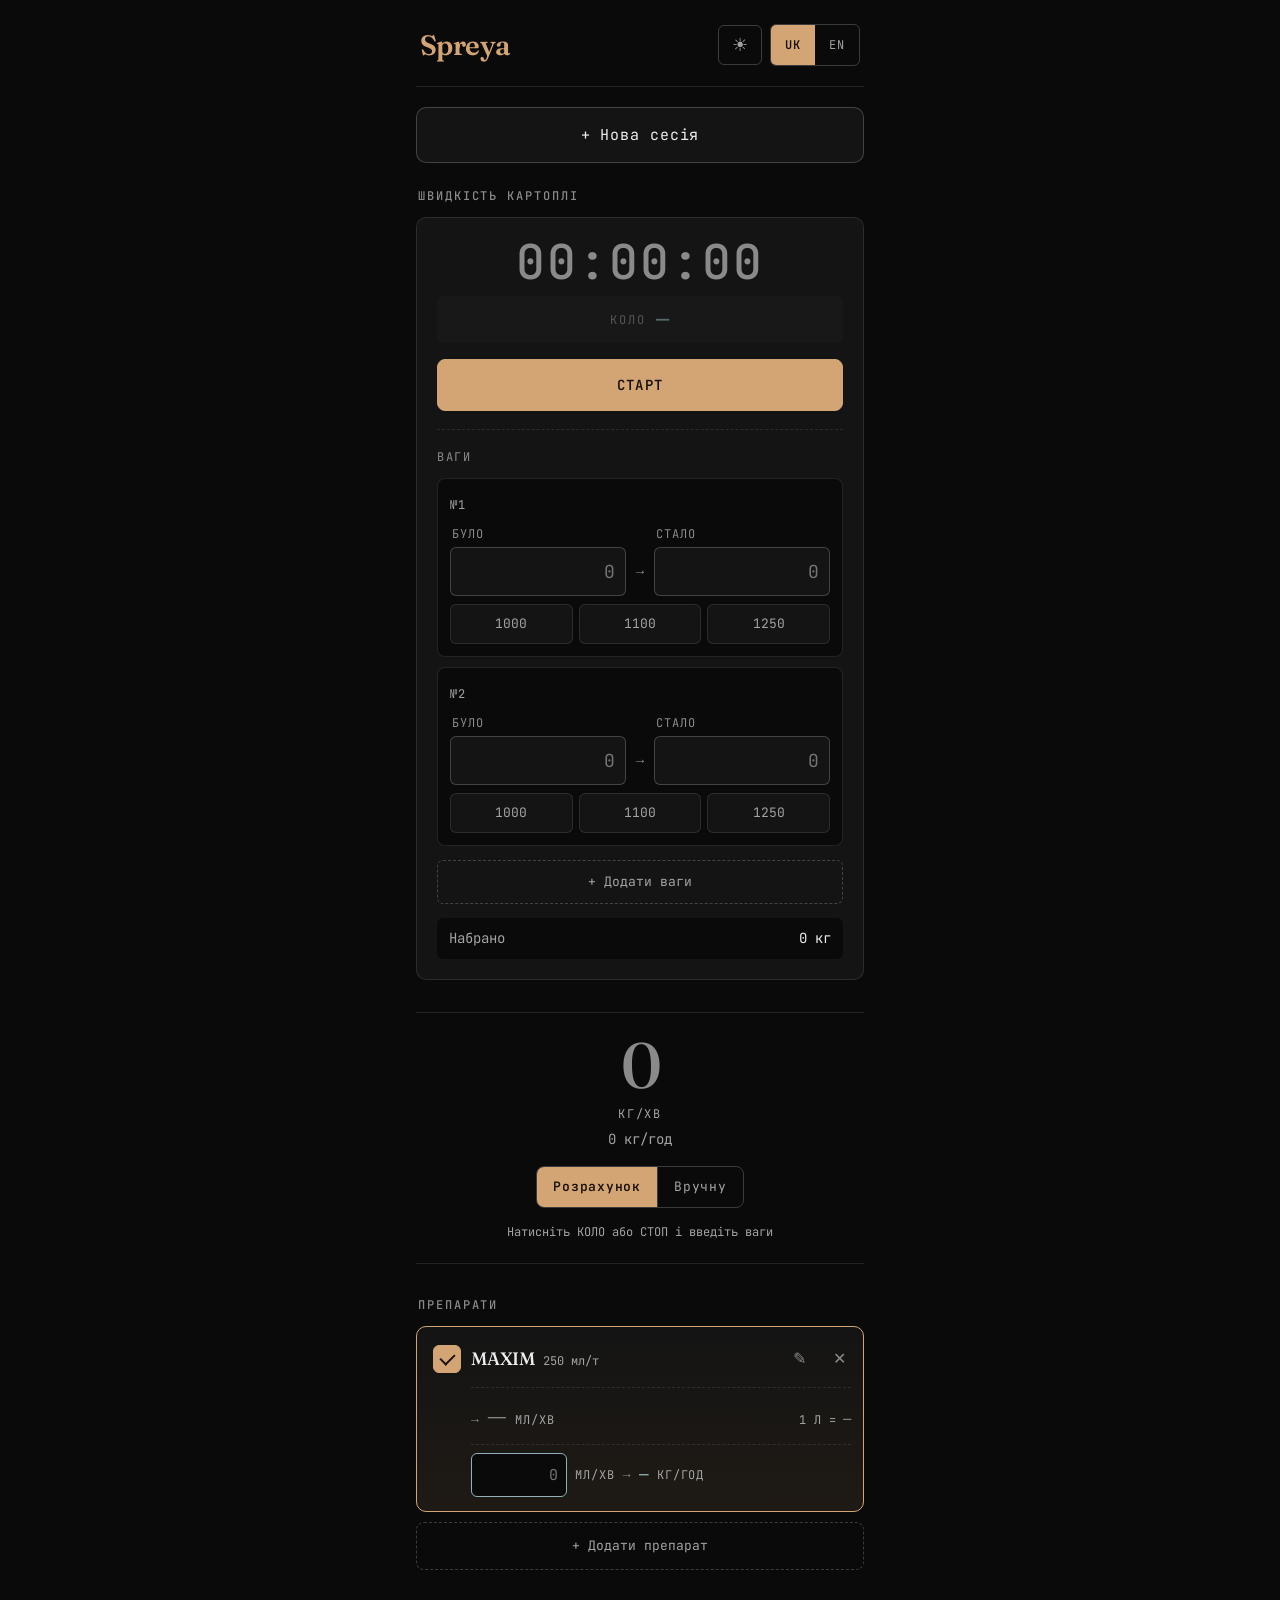
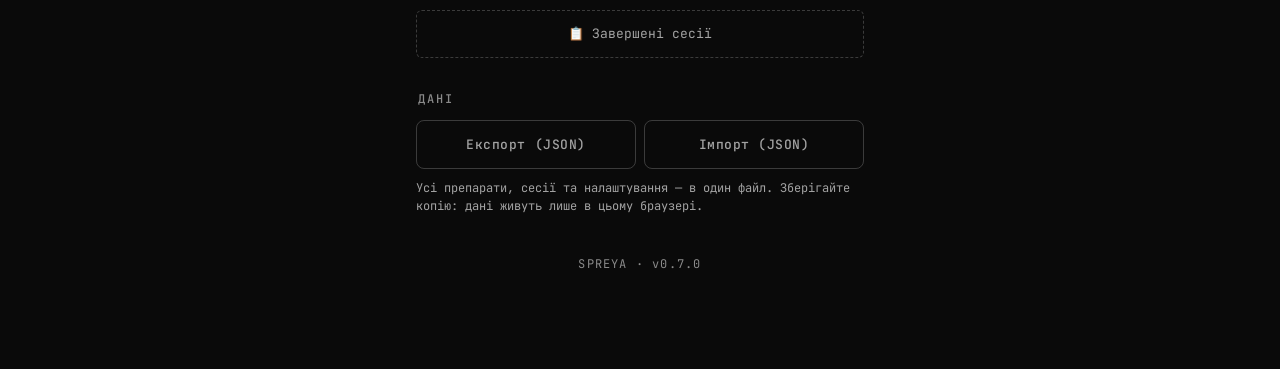
<file: index.html>
<!DOCTYPE html>
<html lang="uk">
<head>
<meta charset="UTF-8">
<meta name="viewport" content="width=device-width, initial-scale=1.0, viewport-fit=cover">
<meta name="theme-color" content="#0a0a0a">
<meta name="description" content="Spreya — швидкість потоку картоплі, дозування препаратів і облік сесій обробки">
<meta name="mobile-web-app-capable" content="yes">
<meta name="apple-mobile-web-app-capable" content="yes">
<meta name="apple-mobile-web-app-status-bar-style" content="black-translucent">
<meta name="apple-mobile-web-app-title" content="Spreya">
<title>Spreya</title>
<link rel="manifest" href="./manifest.json">
<link rel="icon" href="./icons/icon.svg" type="image/svg+xml">
<link rel="apple-touch-icon" href="./icons/apple-touch-icon.png">
<link rel="stylesheet" href="./fonts/fonts.css?v=0.7.0">
<link rel="stylesheet" href="./style.css?v=0.7.0">
</head>
<body>

<div id="mainView">
<header>
  <h1 class="title" data-i18n="title">Spreya</h1>
  <div class="header-controls">
    <button class="theme-btn" id="themeBtn" aria-label="Перемкнути тему" data-i18n-aria="ariaTheme">☾</button>
    <div class="lang-toggle" id="langToggle" role="group" aria-label="Мова / Language">
      <button data-lang="uk" aria-pressed="true">UK</button>
      <button data-lang="en" aria-pressed="false">EN</button>
    </div>
  </div>
</header>

<button class="session-entry" id="sessionEntry"></button>

<section>
  <h2 data-i18n="potatoSpeed">Швидкість картоплі</h2>

  <div class="timer-block">
    <div class="timer-display idle" id="timerDisplay" aria-live="off">00:00:00</div>
    <div class="lap-display empty" id="lapDisplay">
      <span class="lap-display-label" data-i18n="lap">КОЛО</span>
      <span class="lap-display-time" id="lapTime">—</span>
    </div>

    <div class="btn-row timer-controls">
      <button class="btn btn-primary" id="timerBtn">СТАРТ</button>
      <button class="btn btn-secondary hidden" id="timerBtn2">Скинути</button>
    </div>

    <div class="streams">
      <div class="streams-label" data-i18n="streamsLabel">Ваги</div>
      <div id="streamsList"></div>
      <button class="add-stream-btn" id="addStreamBtn" data-i18n="addStream">+ Додати ваги</button>
      <div class="stream-total">
        <span class="label" data-i18n="totalDelta">Набрано</span>
        <span class="value"><span id="streamTotal">0</span> <span data-i18n="kg">кг</span></span>
      </div>
    </div>
  </div>
</section>

<div class="speed-display">
  <div class="num zero" id="speedNum" aria-live="polite">0</div>
  <div class="unit" data-i18n="kgPerMin">кг/хв</div>
  <div class="secondary"><span id="speedHour">0</span> <span data-i18n="kgPerHour">кг/год</span></div>

  <div class="speed-source">
    <div class="seg" id="speedMode" role="radiogroup" aria-label="Джерело швидкості">
      <button data-mode="calc" role="radio" aria-checked="true" data-i18n="modeCalc">Розрахунок</button>
      <button data-mode="manual" role="radio" aria-checked="false" data-i18n="modeManual">Вручну</button>
    </div>
    <label class="manual-row hidden" id="manualRow">
      <input type="number" id="manualSpeed" inputmode="decimal" min="0" placeholder="0">
      <span class="manual-unit" data-i18n="kgPerMin">кг/хв</span>
    </label>
    <button class="speed-hint hidden" id="speedHint"></button>
  </div>
</div>

<section>
  <h2 data-i18n="preparations">Препарати</h2>
  <div id="prepList"></div>
  <button class="add-prep-btn" id="addPrepBtn" data-i18n="addPrep">+ Додати препарат</button>
</section>

<button class="add-stream-btn history-entry" id="historyEntry">📋 <span data-i18n="sessionsBtn">Завершені сесії</span></button>

<section class="data-section">
  <h2 data-i18n="dataLabel">Дані</h2>
  <div class="btn-row">
    <button class="btn btn-secondary" id="exportBtn" data-i18n="exportBtn">Експорт (JSON)</button>
    <button class="btn btn-secondary" id="importBtn" data-i18n="importBtn">Імпорт (JSON)</button>
  </div>
  <p class="data-hint" data-i18n="exportHint">Усі препарати, сесії та налаштування — в один файл. Зберігайте копію: дані живуть лише в цьому браузері.</p>
  <input type="file" id="importFile" accept="application/json,.json" class="hidden">
</section>

<footer>SPREYA · <span id="appVersion"></span></footer>
</div>

<div id="sessionView" class="hidden"></div>
<div id="historyView" class="hidden"></div>

<div id="toast" class="toast" role="status" aria-live="polite"></div>

<script src="./calc.js?v=0.7.0"></script>
<script src="./app.js?v=0.7.0"></script>
</body>
</html>
</file>
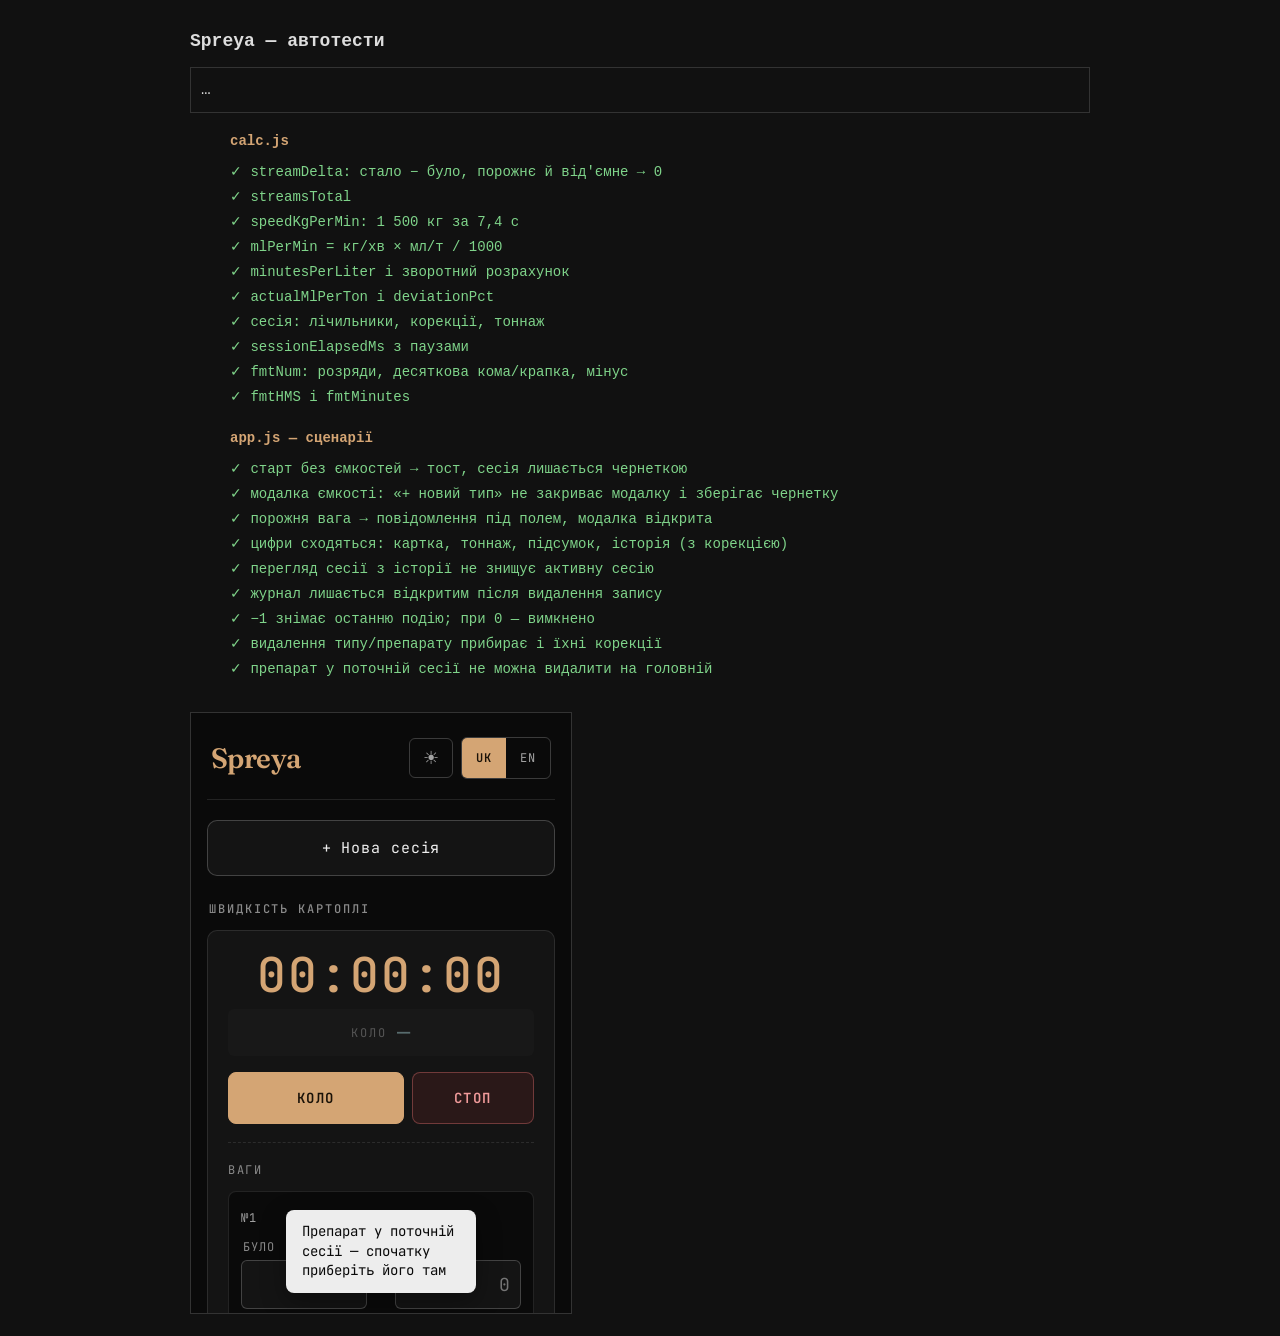
<file: tests/index.html>
<!DOCTYPE html>
<html lang="uk">
<head>
<meta charset="UTF-8">
<meta name="viewport" content="width=device-width, initial-scale=1.0">
<title>Spreya — тести</title>
<style>
  body { font: 14px/1.5 ui-monospace, monospace; background: #111; color: #ddd; padding: 16px; max-width: 900px; margin: 0 auto; }
  h1 { font-size: 18px; margin-bottom: 12px; }
  .ok { color: #7fd48a; }
  .fail { color: #f08a8a; }
  .suite { margin: 16px 0 6px; color: #d4a574; font-weight: 600; }
  #summary { font-size: 16px; margin: 12px 0; padding: 10px; border: 1px solid #333; }
  li { list-style: none; padding: 2px 0; }
  iframe { width: 380px; height: 600px; border: 1px solid #333; margin-top: 16px; }
  details { margin-top: 4px; color: #999; }
</style>
</head>
<body>
<h1>Spreya — автотести</h1>
<div id="summary">…</div>
<ul id="results"></ul>
<script src="../calc.js"></script>
<script>
'use strict';
// Мінімальний раннер: test(name, fn) → PASS/FAIL, підсумок у <title> для headless-запуску.
var results = [];
var currentSuite = '';
function suite(name) { currentSuite = name; var li = document.createElement('li'); li.className = 'suite'; li.textContent = name; document.getElementById('results').appendChild(li); }
function report(name, ok, err) {
  results.push({ name: name, ok: ok });
  var li = document.createElement('li');
  li.className = ok ? 'ok' : 'fail';
  li.textContent = (ok ? '✓ ' : '✗ ') + name + (ok ? '' : ' — ' + err);
  document.getElementById('results').appendChild(li);
}
function test(name, fn) {
  var p;
  try { p = Promise.resolve(fn()); } catch (e) { p = Promise.reject(e); }
  return p.then(function() { report(name, true); }, function(e) { report(name, false, e && e.message || String(e)); });
}
function eq(a, b, msg) { if (a !== b) throw new Error((msg || '') + ' expected ' + JSON.stringify(b) + ', got ' + JSON.stringify(a)); }
function near(a, b, eps, msg) { if (Math.abs(a - b) > (eps || 0.01)) throw new Error((msg || '') + ' expected ≈' + b + ', got ' + a); }
function ok(v, msg) { if (!v) throw new Error(msg || 'expected truthy'); }
function sleep(ms) { return new Promise(function(r) { setTimeout(r, ms); }); }
var NB = Calc.NBSP;

// ── Чисті розрахунки ───────────────────────────────────────────────────────
function calcSuite() {
  suite('calc.js');
  var C = Calc;
  return test('streamDelta: стало − було, порожнє й від\'ємне → 0', function() {
    eq(C.streamDelta({ before: 200, after: 700 }), 500);
    eq(C.streamDelta({ before: '', after: 1000 }), 1000);
    eq(C.streamDelta({ before: 900, after: 700 }), 0);
    eq(C.streamDelta({ before: 100, after: '' }), 0);
  })
  .then(function() { return test('streamsTotal', function() {
    eq(C.streamsTotal([{ before: 0, after: 1000 }, { before: 200, after: 700 }, { before: '', after: '' }]), 1500);
  }); })
  .then(function() { return test('speedKgPerMin: 1 500 кг за 7,4 с', function() {
    near(C.speedKgPerMin(1500, 7400), 12162.16, 0.01);
    eq(C.speedKgPerMin(0, 7400), null);
    eq(C.speedKgPerMin(1500, 0), null);
  }); })
  .then(function() { return test('mlPerMin = кг/хв × мл/т / 1000', function() {
    near(C.mlPerMin(333.33, 250), 83.33, 0.01);
    eq(C.mlPerMin(0, 250), null);
    eq(C.mlPerMin(300, 0), null);
  }); })
  .then(function() { return test('minutesPerLiter і зворотний розрахунок', function() {
    near(C.minutesPerLiter(83.33), 12.0, 0.01);
    near(C.kgPerHourFromMlPerMin(83.33, 250), 19999.2, 0.1);
    eq(C.minutesPerLiter(0), null);
  }); })
  .then(function() { return test('actualMlPerTon і deviationPct', function() {
    near(C.actualMlPerTon(5, 5200), 961.54, 0.01);
    near(C.deviationPct(961.54, 250), 284.6, 0.05);
    eq(C.actualMlPerTon(5, 0), null);
    eq(C.deviationPct(null, 250), null);
  }); })
  .then(function() { return test('сесія: лічильники, корекції, тоннаж', function() {
    var s = {
      containerTypes: [{ id: 'a', weight: 1000 }, { id: 'b', weight: 1100 }],
      canVolumes: { 1: 5 },
      events: [
        { type: 'container', refId: 'a' }, { type: 'container', refId: 'a' }, { type: 'container', refId: 'a' },
        { type: 'container', refId: 'b' }, { type: 'container', refId: 'b' },
        { type: 'container_corr', refId: 'a', deltaKg: -500 },
        { type: 'canister', refId: 1 }, { type: 'canister', refId: 1 },
        { type: 'canister_corr', refId: 1, deltaL: -2.5 }
      ]
    };
    eq(C.containerCount(s, 'a'), 3);
    eq(C.containerCorrectionKg(s, 'a'), -500);
    eq(C.typeTotalKg(s, s.containerTypes[0]), 2500);
    eq(C.typeTotalKg(s, s.containerTypes[1]), 2200);
    eq(C.sessionTotalKg(s), 4700);
    eq(C.sessionContainers(s), 5);
    eq(C.canisterCount(s, 1), 2);
    eq(C.canisterCount(s, '1'), 2, 'id як рядок');
    eq(C.canisterCorrectionL(s, 1), -2.5);
    eq(C.prepLiters(s, 1, 10), 7.5, 'об\'єм із сесії має пріоритет');
    eq(C.prepLiters({ containerTypes: [], canVolumes: {}, events: [{ type: 'canister', refId: 7 }] }, 7, 20), 20, 'fallback на препарат');
  }); })
  .then(function() { return test('sessionElapsedMs з паузами', function() {
    eq(C.sessionElapsedMs({ startedAt: 1000, endedAt: 61000, totalPausedMs: 10000, paused: false }, 999999), 50000);
    eq(C.sessionElapsedMs({ startedAt: 1000, endedAt: null, totalPausedMs: 0, paused: true, pauseStartedAt: 31000 }, 61000), 30000);
    eq(C.sessionElapsedMs({ startedAt: null }, 5), 0);
    eq(C.avgSpeedKgPerMin(4700, 60000), 4700);
  }); })
  .then(function() { return test('fmtNum: розряди, десяткова кома/крапка, мінус', function() {
    eq(C.fmtNum(12162.16, 0, 'uk'), '12' + NB + '162');
    eq(C.fmtNum(961.54, 1, 'uk'), '961,5');
    eq(C.fmtNum(961.54, 1, 'en'), '961.5');
    eq(C.fmtNum(-500, 0, 'uk'), '−500');
    eq(C.fmtNum(NaN), '—');
    eq(C.fmtLiters(7.5, 'uk'), '7,5');
    eq(C.fmtLiters(10, 'uk'), '10');
  }); })
  .then(function() { return test('fmtHMS і fmtMinutes', function() {
    var u = { sec: 'с', min: 'хв', hour: 'год' };
    eq(C.fmtHMS(3723000), '01:02:03');
    eq(C.fmtHMS(-5), '00:00:00');
    eq(C.fmtMinutes(0.33, u), '20 с');
    eq(C.fmtMinutes(12.4, u), '12 хв');
    eq(C.fmtMinutes(59.6, u), '1 год');
    eq(C.fmtMinutes(65.6, u), '1 год 6 хв');
    eq(C.fmtMinutes(120, u), '2 год');
    eq(C.fmtMinutes(0, u), '—');
  }); });
}

// ── Сценарії застосунку (у iframe, окремий ключ localStorage) ─────────────
var frame = null;
function loadApp(seed) {
  return new Promise(function(resolve) {
    if (frame) frame.parentNode.removeChild(frame);
    if (seed === undefined) localStorage.removeItem('spreya:test');
    else localStorage.setItem('spreya:test', JSON.stringify(seed));
    frame = document.createElement('iframe');
    frame.src = '../index.html?storage=test&t=' + Date.now();
    frame.addEventListener('load', function() { setTimeout(function() { resolve(frame.contentWindow); }, 80); });
    document.body.appendChild(frame);
  });
}
function q(w, sel) { return w.document.querySelector(sel); }
function qa(w, sel) { return Array.prototype.slice.call(w.document.querySelectorAll(sel)); }
function setVal(el, v) { el.value = v; el.dispatchEvent(new Event('input', { bubbles: true })); }
function click(w, sel) { var el = q(w, sel); if (!el) throw new Error('нема елемента ' + sel); el.click(); }

// Створює й запускає сесію з одним типом ємкості 1000 кг.
function startSessionWith(w, weight) {
  click(w, '#sessionEntry');
  return sleep(30).then(function() {
    click(w, '#sessionView [data-action="add-ctype"]');
    return sleep(30);
  }).then(function() {
    click(w, '#modalRoot [data-weight-preset="' + (weight || 1000) + '"]');
    click(w, '#modalRoot [data-action="save"]');
    return sleep(30);
  }).then(function() {
    click(w, '#sessionView [data-action="start"]');
    return sleep(30);
  });
}

function appSuite() {
  suite('app.js — сценарії');
  var w;
  return loadApp().then(function(win) { w = win; })
  .then(function() { return test('старт без ємкостей → тост, сесія лишається чернеткою', function() {
    click(w, '#sessionEntry');
    return sleep(30).then(function() {
      click(w, '#sessionView [data-action="start"]');
      return sleep(30);
    }).then(function() {
      ok(!w.state.session.startedAt, 'не мала стартувати');
      ok(q(w, '#toast').textContent.length > 0, 'тост');
      click(w, '#sessionView [data-action="discard"]');
    });
  }); })
  .then(function() { return test('модалка ємкості: «+ новий тип» не закриває модалку і зберігає чернетку', function() {
    click(w, '#sessionEntry');
    return sleep(30).then(function() {
      click(w, '#sessionView [data-action="add-ctype"]');
      return sleep(30);
    }).then(function() {
      click(w, '#modalRoot [data-size="крупна"]');
      return sleep(20);
    }).then(function() {
      click(w, '#modalRoot [data-weight-preset="1100"]');
      click(w, '#modalRoot [data-action="addKind"]');
      return sleep(50);
    }).then(function() {
      ok(q(w, '#promptRoot'), 'запит відкрився');
      setVal(q(w, '#promptRoot [data-role="textInput"]'), 'бочка');
      click(w, '#promptRoot [data-action="submit"]');
      return sleep(50);
    }).then(function() {
      ok(q(w, '#modalRoot'), 'модалка має лишитись відкритою');
      ok(!q(w, '#promptRoot'), 'запит закрився');
      eq(q(w, '#modalRoot [data-kind].selected').textContent, 'бочка');
      eq(q(w, '#modalRoot [data-size].selected').textContent, 'крупна');
      eq(q(w, '#modalRoot [data-role="weight"]').value, '1100');
      click(w, '#modalRoot [data-action="save"]');
      return sleep(30);
    }).then(function() {
      eq(w.state.session.containerTypes.length, 1);
      eq(w.state.session.containerTypes[0].kind, 'бочка');
      click(w, '#sessionView [data-action="discard"]');
    });
  }); })
  .then(function() { return test('порожня вага → повідомлення під полем, модалка відкрита', function() {
    click(w, '#sessionEntry');
    return sleep(30).then(function() {
      click(w, '#sessionView [data-action="add-ctype"]');
      return sleep(30);
    }).then(function() {
      click(w, '#modalRoot [data-action="save"]');
      return sleep(30);
    }).then(function() {
      ok(q(w, '#modalRoot'), 'модалка відкрита');
      ok(q(w, '#modalRoot .field-error'), 'є повідомлення');
      w.closeModal();
      click(w, '#sessionView [data-action="discard"]');
    });
  }); })
  .then(function() { return test('цифри сходяться: картка, тоннаж, підсумок, історія (з корекцією)', function() {
    return startSessionWith(w, 1000).then(function() {
      var id = q(w, '[data-action="add-container"]').getAttribute('data-id');
      for (var i = 0; i < 3; i++) click(w, '[data-action="add-container"][data-id="' + id + '"]');
      click(w, '[data-action="add-canister"]');
      w.applyContainerCorrection(id, -500);
      w.refreshSessionNumbers();
      eq(q(w, '#sessionTonnage').textContent, '2' + NB + '500');
      ok(q(w, '.ctype-meta').textContent.indexOf('2' + NB + '500') !== -1, 'картка з корекцією: ' + q(w, '.ctype-meta').textContent);
      ok(q(w, '.session-prep-actual').textContent.indexOf('2' + NB + '000,0') !== -1, 'факт 5 л / 2,5 т = 2000 мл/т: ' + q(w, '.session-prep-actual').textContent);
      click(w, '[data-action="end"]'); click(w, '[data-action="end"]');
      return sleep(30);
    }).then(function() {
      var rows = qa(w, '.summary-row').map(function(r) { return r.textContent; });
      ok(rows.some(function(t) { return t.indexOf('3 × 1' + NB + '000 − 500 = 2' + NB + '500') !== -1; }), 'формула типу: ' + rows.join(' | '));
      ok(rows.some(function(t) { return t.indexOf('2' + NB + '500') !== -1 && t.indexOf('тоннаж') !== -1; }), 'загальний тоннаж');
      click(w, '[data-action="archive"]');
      return sleep(30);
    }).then(function() {
      click(w, '#historyEntry');
      return sleep(30);
    }).then(function() {
      ok(q(w, '.history-meta').textContent.indexOf('2' + NB + '500') !== -1, 'історія: ' + q(w, '.history-meta').textContent);
      click(w, '#historyView [data-action="back"]');
    });
  }); })
  .then(function() { return test('перегляд сесії з історії не знищує активну сесію', function() {
    var activeId;
    return startSessionWith(w, 1250).then(function() {
      click(w, '[data-action="add-container"]'); click(w, '[data-action="add-container"]');
      activeId = w.state.session.id;
      click(w, '#sessionView [data-action="back"]');
      click(w, '#historyEntry');
      return sleep(30);
    }).then(function() {
      click(w, '#historyView [data-action="view"]');
      return sleep(30);
    }).then(function() {
      ok(w.state.viewingSessionId, 'режим перегляду');
      eq(w.state.session.id, activeId, 'активна сесія на місці');
      eq(w.state.session.events.length, 2);
      click(w, '[data-action="back-history"]');
      click(w, '#historyView [data-action="back"]');
      eq(w.state.session.id, activeId);
      eq(w.Calc.sessionTotalKg(w.state.session), 2500);
    });
  }); })
  .then(function() { return test('журнал лишається відкритим після видалення запису', function() {
    click(w, '#sessionEntry');
    return sleep(30).then(function() {
      click(w, '[data-action="toggle-log"]');
      var before = qa(w, '.log-item').length;
      click(w, '.log-item [data-action="remove-event"]');
      eq(qa(w, '.log-item').length, before - 1);
      eq(q(w, '#logList').className, 'log-list', 'відкритий');
    });
  }); })
  .then(function() { return test('−1 знімає останню подію; при 0 — вимкнено', function() {
    var cnt = w.Calc.sessionContainers(w.state.session);
    click(w, '[data-action="undo-container"]');
    eq(w.Calc.sessionContainers(w.state.session), cnt - 1);
    ok(q(w, '[data-action="undo-container"]').disabled, 'кнопка вимкнена при 0');
  }); })
  .then(function() { return test('видалення типу/препарату прибирає і їхні корекції', function() {
    var tid = w.state.session.containerTypes[0].id;
    var pid = w.state.session.activePrepIds[0];
    w.applyContainerCorrection(tid, 300);
    w.applyCanisterCorrection(pid, 1);
    ok(w.state.session.events.some(function(e) { return e.type === 'container_corr'; }));
    w.removeContainerType(tid);
    w.removePrepFromSession(pid);
    eq(w.state.session.events.length, 0, 'сиріт нема');
    w.deleteCurrentSession();
  }); })
  .then(function() { return test('препарат у поточній сесії не можна видалити на головній', function() {
    return startSessionWith(w, 1000).then(function() {
      click(w, '#sessionView [data-action="back"]');
      var n = w.state.preparations.length;
      click(w, '#prepList [data-action="delete"]');
      eq(w.state.preparations.length, n);
      ok(q(w, '#toast').textContent.length > 0);
      w.deleteCurrentSession();
    });
  }); })
  .then(function() { return test('СТОП фіксує час як фінальне коло; Скинути — з підтвердженням', function() {
    click(w, '#timerBtn');
    return sleep(700).then(function() {
      eq(q(w, '#timerBtn').textContent, 'КОЛО');
      eq(q(w, '#timerBtn2').textContent, 'СТОП');
      click(w, '#timerBtn2');
      ok(!w.state.timer.running);
      eq(w.state.timer.frozenElapsedMs, w.state.timer.elapsedMs);
      setVal(qa(w, '#streamsList [data-role="after"]')[0], 1000);
      ok(w.currentSpeed() > 0, 'швидкість розрахована');
      click(w, '#timerBtn2');
      ok(w.state.timer.elapsedMs > 0, 'перший тап не скидає');
      click(w, '#timerBtn2');
      eq(w.state.timer.elapsedMs, 0, 'другий тап скидає');
    });
  }); })
  .then(function() { return test('ручна швидкість: явний режим і підказка', function() {
    setVal(q(w, '#manualSpeed'), 120);
    eq(w.state.speedMode, 'manual');
    eq(q(w, '#speedNum').textContent, '120');
    click(w, '#speedMode [data-mode="calc"]');
    eq(q(w, '#speedNum').textContent, '0');
    ok(q(w, '#speedHint').textContent.indexOf('120') !== -1, 'підказка про ручне значення');
  }); })
  .then(function() { return test('міграція: «Bag»/«Box» прибираються, якщо не використані', function() {
    return loadApp({ preparations: [{ id: 1, name: 'X', norm: 100, canVolume: 5, active: true }], containerKinds: ['ящик', 'Bag', 'Box', 'мішок'], sessions: [] }).then(function(win) {
      w = win;
      eq(w.state.containerKinds.join(','), 'ящик,мішок');
    });
  }); })
  .then(function() { return test('старі сесії без знімків препаратів читаються (Calc через sess)', function() {
    return loadApp({
      preparations: [{ id: 5, name: 'Old', norm: 200, canVolume: 5, active: true }],
      sessions: [{ id: 's1', number: 1, variety: 'V', containerTypes: [{ id: 't', weight: 1000 }], activePrepIds: [5], canVolumes: { 5: 5 },
        startedAt: 1000, endedAt: 61000, totalPausedMs: 0, events: [{ id: 'e1', ts: 2000, type: 'container', refId: 't' }, { id: 'e2', ts: 3000, type: 'canister', refId: 5 }] }]
    }).then(function(win) {
      w = win;
      click(w, '#historyEntry');
      return sleep(30);
    }).then(function() {
      ok(q(w, '.history-meta').textContent.indexOf('1' + NB + '000') !== -1);
      click(w, '#historyView [data-action="view"]');
      return sleep(30);
    }).then(function() {
      var txt = q(w, '#sessionView').textContent;
      ok(txt.indexOf('Old') !== -1, 'назва препарату');
      ok(txt.indexOf('5' + NB + '000,0') !== -1, 'факт 5 л / 1 т = 5000 мл/т: ' + txt);
    });
  }); });
}

calcSuite().then(appSuite).then(function() {
  var pass = results.filter(function(r) { return r.ok; }).length;
  var fail = results.length - pass;
  var s = document.getElementById('summary');
  s.textContent = (fail ? 'FAIL ' : 'PASS ') + pass + '/' + results.length + (fail ? ' (' + fail + ' failed)' : '');
  s.className = fail ? 'fail' : 'ok';
  document.title = s.textContent;
  localStorage.removeItem('spreya:test');
});
</script>
</body>
</html>
</file>
<file: fonts/fonts.css>
/* Локальні шрифти (SIL Open Font License). Fraunces — лише латиниця (цифри, латинські назви);
   кирилицю в засічковому наборі домальовує системний Georgia/Noto Serif. */

@font-face {
  font-family: 'Fraunces';
  font-style: normal;
  font-weight: 100 900;
  font-optical-sizing: auto;
  font-display: swap;
  src: url('./fraunces-latin.woff2') format('woff2');
  unicode-range: U+0000-00FF, U+0131, U+0152-0153, U+02BB-02BC, U+02C6, U+02DA, U+02DC, U+0304, U+0308, U+0329, U+2000-206F, U+20AC, U+2122, U+2191, U+2193, U+2212, U+2215, U+FEFF, U+FFFD;
}

@font-face {
  font-family: 'JetBrains Mono';
  font-style: normal;
  font-weight: 100 900;
  font-display: swap;
  src: url('./jetbrains-mono-cyrillic.woff2') format('woff2');
  unicode-range: U+0301, U+0400-045F, U+0490-0491, U+04B0-04B1, U+2116;
}

@font-face {
  font-family: 'JetBrains Mono';
  font-style: normal;
  font-weight: 100 900;
  font-display: swap;
  src: url('./jetbrains-mono-latin.woff2') format('woff2');
  unicode-range: U+0000-00FF, U+0131, U+0152-0153, U+02BB-02BC, U+02C6, U+02DA, U+02DC, U+0304, U+0308, U+0329, U+2000-206F, U+20AC, U+2122, U+2191, U+2193, U+2212, U+2215, U+FEFF, U+FFFD;
}
</file>
<file: style.css>
/* Spreya — стилі. Токени кольорів підібрані під контраст ≥ 4,5:1 для тексту
   (робота на вулиці/у сховищі), тач-цілі ≥ 44 px. */

:root {
  --bg: #0a0a0a;
  --surface: #141414;
  --surface-2: #1c1c1c;
  --border: rgba(255,255,255,0.10);
  --border-strong: rgba(255,255,255,0.20);
  --text: #ededed;
  --text-dim: #a3a3a3;
  --text-faint: #8a8a8a;
  --amber: #d4a574;
  --amber-dim: rgba(212,165,116,0.10);
  --amber-fg: #1a1208;
  --teal: #8fb3b7;
  --stop-bg: #2a1818;
  --stop-fg: #f09a9a;
  --stop-border: rgba(184,92,92,0.5);
  --danger: #d47070;
  --focus: #7fb3ff;
  --serif: 'Fraunces', Georgia, 'Times New Roman', serif;
  --mono: 'JetBrains Mono', ui-monospace, SFMono-Regular, Menlo, monospace;
  --tap: 44px;
}
[data-theme="light"] {
  --bg: #faf8f4;
  --surface: #ffffff;
  --surface-2: #f0ece4;
  --border: rgba(0,0,0,0.10);
  --border-strong: rgba(0,0,0,0.22);
  --text: #1a1a1a;
  --text-dim: #565656;
  --text-faint: #666666;
  --amber: #8f5a1a;
  --amber-dim: rgba(143,90,26,0.08);
  --amber-fg: #ffffff;
  --teal: #2f6367;
  --stop-bg: #fbe5e5;
  --stop-fg: #8f3232;
  --stop-border: rgba(160,64,64,0.45);
  --danger: #a03a3a;
  --focus: #1a5fd0;
}

* { box-sizing: border-box; margin: 0; padding: 0; -webkit-tap-highlight-color: transparent; }

html, body {
  background: var(--bg);
  color: var(--text);
  font-family: var(--mono);
  font-size: 15px;
  line-height: 1.5;
  min-height: 100vh;
  overscroll-behavior: none;
}

body {
  max-width: 480px;
  margin: 0 auto;
  padding: 16px 16px 96px;
  padding-left: max(16px, env(safe-area-inset-left));
  padding-right: max(16px, env(safe-area-inset-right));
}

button, input { font: inherit; color: inherit; }
button { cursor: pointer; touch-action: manipulation; }
button:disabled { cursor: not-allowed; }

/* Видимий фокус лише з клавіатури */
:focus { outline: none; }
:focus-visible { outline: 2px solid var(--focus); outline-offset: 2px; }
input:focus-visible { outline-offset: 0; }

.hidden { display: none !important; }

/* ── Шапка ──────────────────────────────────────────────────────────────── */

header {
  display: flex;
  justify-content: space-between;
  align-items: center;
  padding: 8px 4px 20px;
  border-bottom: 1px solid var(--border);
  margin-bottom: 20px;
  gap: 8px;
}
.title {
  font-family: var(--serif);
  font-weight: 600;
  font-size: 28px;
  letter-spacing: -0.02em;
  color: var(--amber);
}
.header-controls { display: flex; gap: 8px; align-items: center; }
.theme-btn {
  background: none;
  border: 1px solid var(--border-strong);
  color: var(--text-dim);
  width: var(--tap);
  height: 40px;
  border-radius: 6px;
  font-size: 18px;
  line-height: 1;
  display: flex;
  align-items: center;
  justify-content: center;
}
.theme-btn:active { color: var(--amber); border-color: var(--amber); }

.lang-toggle {
  display: flex;
  border: 1px solid var(--border-strong);
  border-radius: 6px;
  overflow: hidden;
}
.lang-toggle button {
  background: none;
  border: none;
  color: var(--text-dim);
  font-size: 12px;
  letter-spacing: 0.1em;
  padding: 0 12px;
  height: 40px;
  min-width: var(--tap);
}
.lang-toggle button.active { background: var(--amber); color: var(--amber-fg); font-weight: 600; }

section { margin-bottom: 32px; }
h2 {
  font-family: var(--mono);
  font-weight: 500;
  font-size: 12px;
  letter-spacing: 0.16em;
  text-transform: uppercase;
  color: var(--text-faint);
  margin-bottom: 12px;
  padding-left: 2px;
}

/* ── Кнопки ─────────────────────────────────────────────────────────────── */

.btn {
  display: block;
  width: 100%;
  min-height: 52px;
  padding: 14px 16px;
  background: var(--surface-2);
  color: var(--text);
  border: 1px solid var(--border-strong);
  border-radius: 8px;
  font-size: 14px;
  font-weight: 500;
  letter-spacing: 0.1em;
  text-transform: uppercase;
}
.btn:active { filter: brightness(0.92); }
.btn-primary { background: var(--amber); color: var(--amber-fg); border-color: var(--amber); font-weight: 600; }
.btn-stop { background: var(--stop-bg); color: var(--stop-fg); border-color: var(--stop-border); font-weight: 600; }
.btn-secondary { background: transparent; border-color: var(--border-strong); color: var(--text-dim); font-size: 13px; }
.btn-row { display: flex; gap: 8px; }
.btn-row .btn { flex: 1; min-width: 0; }
.timer-controls { margin-bottom: 14px; }
.timer-controls #timerBtn2 { flex: 0 0 40%; }

/* Іконкова кнопка — завжди ≥ 44×44 */
.icon-btn {
  background: none;
  border: none;
  color: var(--text-faint);
  width: var(--tap);
  height: var(--tap);
  border-radius: 8px;
  font-size: 18px;
  line-height: 1;
  display: inline-flex;
  align-items: center;
  justify-content: center;
  flex-shrink: 0;
}
.icon-btn:active { color: var(--amber); background: var(--surface-2); }
.icon-btn.del:active { color: var(--danger); }

/* Двоетапне підтвердження */
.confirm-btn { transition: background 120ms, color 120ms; }
.confirm-btn.armed, .armed {
  background: var(--stop-bg) !important;
  color: var(--stop-fg) !important;
  border-color: var(--stop-fg) !important;
  font-weight: 600;
}

/* ── Секундомір ─────────────────────────────────────────────────────────── */

.timer-block {
  background: var(--surface);
  border: 1px solid var(--border);
  border-radius: 10px;
  padding: 20px;
}
.timer-display {
  font-family: var(--mono);
  font-weight: 500;
  font-size: 48px;
  line-height: 1;
  text-align: center;
  color: var(--text);
  font-variant-numeric: tabular-nums;
  letter-spacing: 0.04em;
  margin-bottom: 10px;
}
.timer-display.idle { color: var(--text-faint); }
.timer-display.running { color: var(--amber); }

/* Рядок «КОЛО» займає місце завжди — кнопки не стрибають після першого тапу */
.lap-display {
  display: flex;
  align-items: center;
  justify-content: center;
  gap: 10px;
  margin-bottom: 16px;
  padding: 7px 14px;
  min-height: 46px;
  background: var(--surface-2);
  border-radius: 6px;
}
.lap-display.empty { opacity: 0.55; }
.lap-display-label {
  font-size: 12px;
  letter-spacing: 0.16em;
  text-transform: uppercase;
  color: var(--text-faint);
}
.lap-display-time {
  font-size: 22px;
  color: var(--teal);
  font-variant-numeric: tabular-nums;
  letter-spacing: 0.04em;
}

/* ── Ваги ───────────────────────────────────────────────────────────────── */

.streams { margin-top: 18px; padding-top: 18px; border-top: 1px dashed var(--border); }
.streams-label {
  font-size: 12px;
  letter-spacing: 0.14em;
  text-transform: uppercase;
  color: var(--text-faint);
  margin-bottom: 12px;
}
.stream-block {
  background: var(--bg);
  border: 1px solid var(--border);
  border-radius: 8px;
  padding: 10px 12px 12px;
  margin-bottom: 10px;
}
.stream-head {
  display: flex;
  align-items: center;
  justify-content: space-between;
  margin-bottom: 4px;
  gap: 8px;
  min-height: 32px;
}
.stream-num { font-size: 12px; letter-spacing: 0.1em; text-transform: uppercase; color: var(--text-dim); }
.stream-delta-inline {
  flex: 1;
  text-align: right;
  font-size: 13px;
  color: var(--text-dim);
  font-variant-numeric: tabular-nums;
}
.stream-delta-inline strong { color: var(--amber); font-weight: 500; }
.remove-stream { width: 36px; height: 36px; margin-right: -8px; }

.stream-pair {
  display: grid;
  grid-template-columns: 1fr 16px 1fr;
  gap: 6px;
  align-items: end;
}
.stream-pair .arrow { text-align: center; color: var(--text-faint); font-size: 14px; padding-bottom: 14px; }
.stream-field { display: flex; flex-direction: column; gap: 4px; }
.stream-field-label {
  font-size: 12px;
  letter-spacing: 0.08em;
  text-transform: uppercase;
  color: var(--text-faint);
  padding-left: 2px;
}
.stream-field input {
  width: 100%;
  min-height: 48px;
  background: var(--surface);
  border: 1px solid var(--border-strong);
  color: var(--text);
  font-size: 18px;
  padding: 10px 10px;
  border-radius: 6px;
  text-align: right;
  font-variant-numeric: tabular-nums;
  -moz-appearance: textfield;
  min-width: 0;
}
input[type="number"]::-webkit-outer-spin-button,
input[type="number"]::-webkit-inner-spin-button { -webkit-appearance: none; margin: 0; }
input[type="number"] { -moz-appearance: textfield; }
.stream-field input:focus { border-color: var(--amber); }

.stream-presets { display: flex; gap: 6px; margin-top: 8px; flex-wrap: wrap; }
.preset-btn {
  background: var(--surface);
  border: 1px solid var(--border);
  color: var(--text-dim);
  font-size: 13px;
  min-height: 40px;
  padding: 6px 9px;
  border-radius: 6px;
  flex: 1;
  min-width: 0;
  font-variant-numeric: tabular-nums;
}
.preset-btn:active { color: var(--amber); border-color: var(--amber); }

.add-stream-btn {
  background: none;
  border: 1px dashed var(--border-strong);
  color: var(--text-dim);
  font-size: 13px;
  min-height: var(--tap);
  padding: 10px;
  border-radius: 6px;
  width: 100%;
  margin-top: 4px;
}
.add-stream-btn:active { color: var(--amber); border-color: var(--amber); }
.add-stream-btn:disabled { opacity: 0.3; }
.add-stream-btn.attention { border-color: var(--amber); color: var(--amber); animation: pulse 0.8s ease-in-out 2; }
@keyframes pulse { 50% { background: var(--amber-dim); } }

.stream-total {
  margin-top: 14px;
  padding: 10px 12px;
  background: var(--bg);
  border-radius: 6px;
  display: flex;
  justify-content: space-between;
  align-items: center;
  gap: 12px;
  font-size: 14px;
}
.stream-total .label { color: var(--text-dim); }
.stream-total .value { color: var(--text); font-variant-numeric: tabular-nums; }

/* ── Швидкість ──────────────────────────────────────────────────────────── */

.speed-display {
  text-align: center;
  padding: 20px 0 16px;
  border-top: 1px solid var(--border);
  border-bottom: 1px solid var(--border);
  margin: 0 0 32px;
}
.speed-display .num {
  font-family: var(--serif);
  font-weight: 500;
  font-size: 64px;
  line-height: 1;
  letter-spacing: -0.04em;
  color: var(--amber);
  font-variant-numeric: tabular-nums;
}
.speed-display .num.zero { color: var(--text-faint); }
.speed-display .unit {
  font-size: 12px;
  letter-spacing: 0.15em;
  text-transform: uppercase;
  color: var(--text-dim);
  margin-top: 8px;
}
.speed-display .secondary { font-size: 14px; color: var(--text-dim); margin-top: 6px; font-variant-numeric: tabular-nums; }

.speed-source { margin-top: 16px; display: flex; flex-direction: column; align-items: center; gap: 10px; }
.seg {
  display: inline-flex;
  border: 1px solid var(--border-strong);
  border-radius: 8px;
  overflow: hidden;
}
.seg button {
  background: none;
  border: none;
  color: var(--text-dim);
  font-size: 13px;
  letter-spacing: 0.06em;
  min-height: 40px;
  padding: 0 16px;
}
.seg button + button { border-left: 1px solid var(--border-strong); }
.seg button.active { background: var(--amber); color: var(--amber-fg); font-weight: 600; }
.manual-row { display: flex; align-items: center; gap: 8px; }
.manual-row input {
  width: 120px;
  min-height: 48px;
  background: var(--bg);
  border: 1px solid var(--teal);
  color: var(--teal);
  font-size: 20px;
  padding: 8px 10px;
  border-radius: 6px;
  text-align: center;
  font-variant-numeric: tabular-nums;
}
.manual-unit { font-size: 12px; letter-spacing: 0.12em; text-transform: uppercase; color: var(--teal); }
.speed-hint {
  background: none;
  border: none;
  color: var(--text-dim);
  font-size: 12px;
  line-height: 1.4;
  padding: 6px 8px;
  border-radius: 6px;
  max-width: 100%;
}
.speed-hint:active { color: var(--amber); }

/* ── Препарати ──────────────────────────────────────────────────────────── */

.prep-card {
  background: var(--surface);
  border: 1px solid var(--border);
  border-radius: 10px;
  padding: 12px 12px 14px 16px;
  margin-bottom: 10px;
}
.prep-card.active {
  border-color: var(--amber);
  background: linear-gradient(180deg, var(--surface) 0%, var(--amber-dim) 100%);
}
.prep-head { display: flex; align-items: center; gap: 10px; margin-bottom: 8px; }
.prep-checkbox {
  width: 28px;
  height: 28px;
  border: 1.5px solid var(--border-strong);
  border-radius: 6px;
  background: var(--bg);
  display: flex;
  align-items: center;
  justify-content: center;
  flex-shrink: 0;
  padding: 0;
  position: relative;
}
.prep-checkbox::before { content: ''; position: absolute; inset: -8px; } /* зона тапу 44 px */
.prep-checkbox.checked { background: var(--amber); border-color: var(--amber); }
.prep-checkbox.checked::after {
  content: '';
  width: 7px;
  height: 12px;
  border: solid var(--amber-fg);
  border-width: 0 2px 2px 0;
  transform: rotate(45deg) translate(-1px, -1px);
}
.prep-name {
  flex: 1;
  min-width: 0;
  font-family: var(--serif);
  font-size: 18px;
  font-weight: 500;
  color: var(--text);
  letter-spacing: -0.01em;
  overflow-wrap: anywhere;
}
.prep-norm-inline {
  font-family: var(--mono);
  font-size: 12px;
  font-weight: 400;
  color: var(--text-dim);
  margin-left: 8px;
  letter-spacing: 0;
  white-space: nowrap;
}
.prep-actions { display: flex; gap: 0; margin-right: -8px; }
.prep-action-btn { width: 40px; height: 40px; font-size: 16px; }

.prep-output {
  margin-top: 8px;
  margin-left: 38px;
  padding-top: 10px;
  border-top: 1px dashed var(--border);
  display: flex;
  justify-content: space-between;
  align-items: baseline;
  gap: 12px;
  flex-wrap: wrap;
}
.po-main { display: flex; align-items: baseline; gap: 8px; }
.po-main .arrow { color: var(--text-faint); font-size: 13px; }
.po-main .ml-min {
  font-family: var(--serif);
  font-size: 24px;
  font-weight: 500;
  color: var(--amber);
  font-variant-numeric: tabular-nums;
  letter-spacing: -0.01em;
}
.po-main .ml-min.dimmed { color: var(--text-faint); }
.po-main .ml-unit { font-size: 12px; color: var(--text-dim); letter-spacing: 0.1em; text-transform: uppercase; }
.po-runtime { display: flex; align-items: baseline; gap: 6px; font-size: 14px; color: var(--teal); font-variant-numeric: tabular-nums; }
.po-runtime.dimmed { color: var(--text-faint); }
.po-runtime .rt-label { font-size: 12px; letter-spacing: 0.05em; color: var(--text-dim); text-transform: uppercase; }

.prep-reverse {
  margin-top: 10px;
  margin-left: 38px;
  padding-top: 8px;
  border-top: 1px dashed var(--border);
  display: flex;
  align-items: center;
  gap: 8px;
  flex-wrap: wrap;
}
.prep-reverse input {
  width: 96px;
  min-height: 44px;
  background: var(--bg);
  border: 1px solid var(--teal);
  color: var(--teal);
  font-size: 15px;
  padding: 6px 8px;
  border-radius: 6px;
  text-align: right;
  font-variant-numeric: tabular-nums;
}
.prep-reverse .rev-unit, .prep-reverse .rev-result-unit { font-size: 12px; color: var(--text-dim); letter-spacing: 0.08em; text-transform: uppercase; }
.prep-reverse .rev-arrow { color: var(--text-faint); font-size: 13px; }
.prep-reverse .rev-result { font-size: 16px; color: var(--teal); font-variant-numeric: tabular-nums; }

.prep-edit { display: flex; flex-direction: column; gap: 10px; }
.prep-edit .field-row { display: flex; align-items: center; gap: 8px; flex-wrap: wrap; }
.prep-edit label {
  font-size: 12px;
  letter-spacing: 0.08em;
  text-transform: uppercase;
  color: var(--text-faint);
  width: 80px;
  flex-shrink: 0;
}
.prep-edit input {
  flex: 1;
  min-width: 0;
  min-height: 48px;
  background: var(--bg);
  border: 1px solid var(--border-strong);
  color: var(--text);
  font-size: 16px;
  padding: 10px 12px;
  border-radius: 6px;
}
.prep-edit input[type="number"] { text-align: right; font-variant-numeric: tabular-nums; }
.prep-edit input:focus { border-color: var(--amber); }
.prep-edit .unit-tag { font-size: 12px; color: var(--text-dim); width: 40px; flex-shrink: 0; }
.prep-edit .edit-actions { display: flex; gap: 8px; margin-top: 4px; }
.prep-edit .edit-actions .btn { min-height: 48px; padding: 10px; font-size: 13px; }

.add-prep-btn {
  background: none;
  border: 1px dashed var(--border-strong);
  color: var(--text-dim);
  font-size: 13px;
  min-height: 48px;
  padding: 12px;
  border-radius: 8px;
  width: 100%;
}
.add-prep-btn:active { color: var(--amber); border-color: var(--amber); }

/* Помилка валідації під полем */
.field-error { flex-basis: 100%; width: 100%; color: var(--stop-fg); font-size: 12px; margin-top: 4px; }
input.invalid { border-color: var(--danger) !important; }

/* ── Дані, футер ────────────────────────────────────────────────────────── */

.history-entry { margin: 8px 0 32px; min-height: 48px; }
.data-section .btn-row .btn { min-height: 48px; text-transform: none; letter-spacing: 0.04em; }
.data-hint { font-size: 12px; color: var(--text-dim); line-height: 1.5; margin-top: 10px; }

footer {
  text-align: center;
  color: var(--text-faint);
  font-size: 12px;
  letter-spacing: 0.1em;
  padding-top: 8px;
}

/* ── Тост ───────────────────────────────────────────────────────────────── */

.toast {
  position: fixed;
  left: 50%;
  bottom: max(20px, env(safe-area-inset-bottom));
  transform: translate(-50%, 20px);
  background: var(--text);
  color: var(--bg);
  padding: 12px 16px;
  border-radius: 8px;
  font-size: 14px;
  line-height: 1.4;
  max-width: min(440px, calc(100vw - 32px));
  display: flex;
  align-items: center;
  gap: 12px;
  opacity: 0;
  pointer-events: none;
  transition: opacity 160ms, transform 160ms;
  z-index: 20000;
  box-shadow: 0 8px 24px rgba(0,0,0,0.35);
}
.toast.show { opacity: 1; transform: translate(-50%, 0); pointer-events: auto; }
.toast-msg { flex: 1; }
.toast-action {
  background: var(--amber);
  color: var(--amber-fg);
  border: none;
  border-radius: 6px;
  font-size: 13px;
  font-weight: 600;
  min-height: 40px;
  padding: 0 14px;
  white-space: nowrap;
}

/* ── Вхід у сесію на головній ───────────────────────────────────────────── */

.session-entry {
  display: block;
  width: 100%;
  background: var(--surface);
  border: 1px solid var(--border-strong);
  color: var(--text);
  font-size: 15px;
  letter-spacing: 0.06em;
  padding: 14px;
  min-height: 56px;
  border-radius: 10px;
  text-align: center;
  margin-bottom: 24px;
}
.session-entry:active { filter: brightness(0.92); }
.session-entry.active {
  background: linear-gradient(180deg, var(--surface) 0%, var(--amber-dim) 100%);
  border-color: var(--amber);
  color: var(--amber);
}
.session-entry.active .se-status { color: var(--amber); font-weight: 600; }
.session-entry .se-meta { font-size: 12px; letter-spacing: 0.08em; color: var(--text-dim); text-transform: uppercase; margin-top: 4px; }

/* ── Екран сесії ────────────────────────────────────────────────────────── */

.session-header { display: flex; align-items: center; justify-content: space-between; margin-bottom: 18px; gap: 8px; }
.session-back {
  background: none;
  border: 1px solid var(--border-strong);
  color: var(--text-dim);
  font-size: 13px;
  padding: 0 12px;
  min-height: 40px;
  border-radius: 6px;
  white-space: nowrap;
  flex: 0 0 auto;
  width: 84px;
}
.session-back:active { color: var(--amber); border-color: var(--amber); }
.session-header-spacer { width: 84px; flex: 0 0 auto; }
.session-title {
  font-family: var(--serif);
  font-weight: 600;
  font-size: 22px;
  letter-spacing: -0.01em;
  color: var(--amber);
  flex: 1;
  text-align: center;
  min-width: 0;
}
.session-subtitle { text-align: center; color: var(--text-dim); font-size: 14px; margin-bottom: 14px; }

.session-form {
  background: var(--surface);
  border: 1px solid var(--border);
  border-radius: 10px;
  padding: 16px;
  margin-bottom: 14px;
}
.form-label {
  display: block;
  font-size: 12px;
  letter-spacing: 0.14em;
  text-transform: uppercase;
  color: var(--text-faint);
  margin-bottom: 8px;
}
.form-input {
  width: 100%;
  min-height: 48px;
  background: var(--bg);
  border: 1px solid var(--border-strong);
  color: var(--text);
  font-size: 16px;
  padding: 10px 12px;
  border-radius: 6px;
}
.form-input:focus { border-color: var(--amber); }
.variety-suggestions { display: flex; flex-wrap: wrap; gap: 6px; margin-top: 8px; }
.variety-chip {
  background: var(--bg);
  border: 1px solid var(--border);
  color: var(--text-dim);
  font-size: 13px;
  min-height: 40px;
  padding: 5px 12px;
  border-radius: 6px;
}
.variety-chip:active { color: var(--amber); border-color: var(--amber); }

/* Список ємкостей у налаштуванні */
.ctype-row {
  background: var(--surface);
  border: 1px solid var(--border-strong);
  border-radius: 8px;
  padding: 6px 6px 6px 14px;
  margin-bottom: 8px;
  display: flex;
  align-items: center;
  justify-content: space-between;
  gap: 8px;
  min-height: 56px;
}
.ctype-menu-btn { font-size: 22px; }
.ctype-info { flex: 1; min-width: 0; }
.ctype-size {
  font-family: var(--serif);
  font-size: 20px;
  font-weight: 600;
  letter-spacing: -0.01em;
  color: var(--teal);
  margin-bottom: 2px;
}
.ctype-name { font-size: 13px; color: var(--text-dim); letter-spacing: 0.04em; }
.ctype-meta { font-size: 12px; color: var(--text-dim); font-variant-numeric: tabular-nums; }

/* Картка ємкості в активній сесії: інформація зверху, лічильник і кнопки знизу */
.ctype-card {
  background: var(--surface);
  border: 1px solid var(--border-strong);
  border-radius: 10px;
  padding: 10px 10px 12px 14px;
  margin-bottom: 8px;
}
.ctype-card-head { display: flex; align-items: flex-start; justify-content: space-between; gap: 8px; }
.ctype-card-row { display: flex; align-items: center; justify-content: space-between; gap: 10px; margin-top: 6px; }
.count-actions { display: flex; align-items: center; gap: 10px; flex-shrink: 0; }
.ctype-count {
  font-family: var(--serif);
  font-size: 26px;
  color: var(--amber);
  font-weight: 500;
  font-variant-numeric: tabular-nums;
  min-width: 36px;
  text-align: center;
}
.ctype-add-btn {
  background: var(--amber);
  color: var(--amber-fg);
  border: none;
  font-size: 18px;
  font-weight: 700;
  letter-spacing: 0.05em;
  min-height: 56px;
  min-width: 80px;
  padding: 0 18px;
  border-radius: 8px;
}
.ctype-add-btn:active { filter: brightness(0.92); }
.ctype-add-btn:disabled { opacity: 0.35; }
.count-undo-btn {
  background: transparent;
  color: var(--text-dim);
  border: 1px solid var(--border-strong);
  font-size: 15px;
  min-height: 48px;
  min-width: 48px;
  padding: 0 10px;
  border-radius: 8px;
  font-variant-numeric: tabular-nums;
}
.count-undo-btn:active { color: var(--danger); border-color: var(--danger); }
.count-undo-btn:disabled { opacity: 0.3; }

.add-ctype-form {
  background: var(--surface-2);
  border: 1px dashed var(--border-strong);
  border-radius: 8px;
  padding: 12px;
  margin-top: 8px;
}

/* Таймер сесії */
.session-timer-block {
  background: var(--surface);
  border: 1px solid var(--border);
  border-radius: 10px;
  padding: 24px 16px 18px;
  text-align: center;
  margin-bottom: 14px;
}
.session-timer-block.paused { background: var(--surface-2); border-color: var(--stop-border); }
.session-timer {
  font-family: var(--serif);
  font-weight: 500;
  font-size: 44px;
  line-height: 1;
  letter-spacing: -0.02em;
  color: var(--amber);
  font-variant-numeric: tabular-nums;
}
.session-timer.paused-text { color: var(--stop-fg); }
.session-paused-label { font-size: 12px; letter-spacing: 0.2em; color: var(--stop-fg); margin-top: 8px; }
.session-tonnage { font-size: 13px; color: var(--text-dim); margin-top: 12px; letter-spacing: 0.08em; }
.session-tonnage strong {
  font-family: var(--serif);
  font-size: 20px;
  font-weight: 600;
  color: var(--text);
  letter-spacing: -0.01em;
}
.session-pause-btn {
  background: transparent;
  border: 1px solid var(--border-strong);
  color: var(--text-dim);
  font-size: 13px;
  letter-spacing: 0.08em;
  min-height: var(--tap);
  padding: 8px 20px;
  border-radius: 6px;
  margin-top: 14px;
}
.session-pause-btn:active { color: var(--amber); border-color: var(--amber); }

/* Препарати в сесії */
.session-prep-card {
  background: var(--surface);
  border: 1px solid var(--border-strong);
  border-radius: 10px;
  padding: 10px 10px 12px 14px;
  margin-bottom: 8px;
}
.session-prep-head { display: flex; align-items: center; justify-content: space-between; gap: 10px; }
.session-prep-head-right { display: flex; align-items: center; gap: 6px; }
.session-prep-name { font-family: var(--serif); font-size: 18px; font-weight: 500; color: var(--text); min-width: 0; overflow-wrap: anywhere; }
.session-prep-volume { font-family: var(--serif); font-size: 20px; color: var(--amber); font-variant-numeric: tabular-nums; font-weight: 500; white-space: nowrap; }
.session-prep-actual { font-size: 13px; color: var(--teal); margin: 2px 0 8px; letter-spacing: 0.03em; font-variant-numeric: tabular-nums; }
.session-prep-actual.dimmed { color: var(--text-faint); }
.session-prep-row { display: flex; justify-content: space-between; align-items: center; gap: 8px; }
.session-prep-meta { font-size: 13px; color: var(--text-dim); font-variant-numeric: tabular-nums; }

/* Журнал */
.session-log { margin-top: 8px; }
.log-toggle {
  background: none;
  border: 1px solid var(--border);
  color: var(--text-dim);
  font-size: 12px;
  letter-spacing: 0.14em;
  text-transform: uppercase;
  min-height: var(--tap);
  padding: 10px 12px;
  border-radius: 6px;
  width: 100%;
  text-align: left;
  display: flex;
  justify-content: space-between;
  align-items: center;
}
.log-toggle:active { color: var(--amber); border-color: var(--amber); }
.log-list {
  margin-top: 8px;
  background: var(--surface);
  border: 1px solid var(--border);
  border-radius: 8px;
  max-height: 320px;
  overflow-y: auto;
}
.log-item {
  display: flex;
  align-items: center;
  justify-content: space-between;
  gap: 8px;
  padding: 4px 4px 4px 12px;
  border-bottom: 1px solid var(--border);
  font-size: 13px;
  min-height: 48px;
}
.log-item:last-child { border-bottom: none; }
.log-time { color: var(--text-dim); font-variant-numeric: tabular-nums; width: 48px; flex-shrink: 0; }
.log-desc { flex: 1; color: var(--text); min-width: 0; overflow-wrap: anywhere; }
.log-remove { font-size: 15px; }
.log-empty { padding: 16px; text-align: center; color: var(--text-faint); font-size: 13px; }

/* Кнопки внизу сесії */
.session-major-btn {
  width: 100%;
  min-height: 56px;
  padding: 14px 16px;
  background: var(--amber);
  color: var(--amber-fg);
  border: none;
  border-radius: 8px;
  font-size: 14px;
  font-weight: 600;
  letter-spacing: 0.1em;
  text-transform: uppercase;
  margin-top: 24px;
}
.session-major-btn:active { filter: brightness(0.92); }
.session-major-btn.danger { background: var(--stop-bg); color: var(--stop-fg); border: 1px solid var(--stop-border); }
.session-controls { display: flex; gap: 8px; margin-top: 24px; }
.session-controls .session-major-btn { margin-top: 0; flex: 1; min-width: 0; }
.session-delete-btn {
  flex: 0 0 auto;
  min-height: 56px;
  padding: 0 14px;
  background: transparent;
  color: var(--text-dim);
  border: 1px solid var(--border-strong);
  border-radius: 8px;
  font-size: 12px;
  letter-spacing: 0.06em;
}

/* Вибір препаратів (чекбокс-рядки) */
.prep-select-list { display: flex; flex-direction: column; gap: 6px; }
.prep-select-row {
  display: flex;
  align-items: center;
  gap: 10px;
  width: 100%;
  min-height: 52px;
  padding: 8px 12px;
  background: var(--bg);
  border: 1px solid var(--border);
  border-radius: 6px;
  text-align: left;
}
.prep-select-row.selected { border-color: var(--amber); background: var(--amber-dim); }
.prep-select-row .pscb {
  width: 22px; height: 22px;
  border: 1.5px solid var(--border-strong);
  border-radius: 5px;
  flex-shrink: 0;
  display: flex; align-items: center; justify-content: center;
}
.prep-select-row.selected .pscb { background: var(--amber); border-color: var(--amber); }
.prep-select-row.selected .pscb::after {
  content: '';
  width: 6px; height: 10px;
  border: solid var(--amber-fg);
  border-width: 0 2px 2px 0;
  transform: rotate(45deg) translate(-1px, -1px);
}
.prep-select-name { font-family: var(--serif); font-size: 16px; flex: 1; min-width: 0; }
.prep-select-meta { font-size: 12px; color: var(--text-dim); font-variant-numeric: tabular-nums; text-align: right; }

/* Підсумок */
.summary-card {
  background: var(--surface);
  border: 1px solid var(--amber);
  border-radius: 10px;
  padding: 20px;
  margin-bottom: 14px;
}
.summary-title { font-family: var(--serif); font-size: 22px; font-weight: 600; color: var(--amber); margin-bottom: 4px; }
.summary-subtitle { font-size: 13px; color: var(--text-dim); margin-bottom: 18px; letter-spacing: 0.04em; }
.summary-row {
  display: flex;
  justify-content: space-between;
  align-items: baseline;
  padding: 8px 0;
  border-bottom: 1px dashed var(--border);
  gap: 12px;
}
.summary-row:last-child { border-bottom: none; }
.summary-row-sub .summary-key { padding-left: 12px; }
.summary-key { font-size: 12px; color: var(--text-dim); letter-spacing: 0.08em; text-transform: uppercase; }
.summary-val { font-family: var(--serif); font-size: 17px; color: var(--text); font-variant-numeric: tabular-nums; text-align: right; }
.summary-val.highlight { color: var(--amber); font-weight: 600; }
.summary-val-fact { font-family: var(--mono); font-size: 13px; color: var(--teal); }
.summary-section { margin-top: 16px; padding-top: 14px; border-top: 1px solid var(--border); }
.summary-section-label { font-size: 12px; letter-spacing: 0.14em; text-transform: uppercase; color: var(--text-faint); margin-bottom: 10px; }
.summary-actions { display: flex; flex-direction: column; gap: 8px; }

/* ── Модальні вікна ─────────────────────────────────────────────────────── */

.modal-backdrop {
  position: fixed;
  inset: 0;
  background: rgba(0, 0, 0, 0.7);
  z-index: 10000;
  display: flex;
  align-items: flex-end;
  justify-content: center;
  overflow-y: auto;
  padding: 16px;
  padding-bottom: max(16px, env(safe-area-inset-bottom));
}
.modal-backdrop-top { z-index: 10001; align-items: center; }
[data-theme="light"] .modal-backdrop { background: rgba(0, 0, 0, 0.4); }
@media (min-width: 520px) { .modal-backdrop { align-items: center; } }
.modal {
  background: var(--surface);
  border: 1px solid var(--border-strong);
  border-radius: 12px;
  width: 100%;
  max-width: 460px;
  margin: auto 0 0;
  padding: 20px;
  box-shadow: 0 -8px 32px rgba(0, 0, 0, 0.5);
  max-height: calc(100dvh - 32px);
  overflow-y: auto;
}
@media (min-width: 520px) { .modal { margin: auto; } }
.modal-small { max-width: 400px; }
.modal-header { display: flex; align-items: center; justify-content: space-between; margin-bottom: 16px; gap: 10px; }
.modal-title { font-family: var(--serif); font-size: 22px; font-weight: 600; color: var(--amber); letter-spacing: -0.01em; flex: 1; min-width: 0; overflow-wrap: anywhere; }
.modal-close { margin-right: -8px; font-size: 22px; color: var(--text-dim); }
.modal-section { margin-bottom: 16px; }
.modal-section:last-child { margin-bottom: 0; }
.modal-section-sep { padding-top: 14px; border-top: 1px solid var(--border); }
.modal-label { display: block; font-size: 12px; letter-spacing: 0.14em; text-transform: uppercase; color: var(--text-faint); margin-bottom: 8px; }
.modal-input {
  width: 100%;
  min-height: 48px;
  background: var(--bg);
  border: 1px solid var(--border-strong);
  color: var(--text);
  font-size: 16px;
  padding: 10px 12px;
  border-radius: 6px;
  font-variant-numeric: tabular-nums;
}
.modal-input:focus { border-color: var(--amber); }
.modal-input.text-right { text-align: right; }
.modal-row { display: flex; gap: 8px; align-items: center; flex-wrap: wrap; }
.modal-row .modal-input { flex: 1; min-width: 0; }
.modal-row .unit-tag { font-size: 13px; color: var(--text-dim); white-space: nowrap; flex-shrink: 0; }
.modal-hint { font-size: 12px; color: var(--text-dim); margin-top: 6px; line-height: 1.4; }
.modal-text { font-size: 14px; line-height: 1.5; color: var(--text); }
.modal-actions { display: flex; gap: 8px; margin-top: 20px; padding-top: 16px; border-top: 1px solid var(--border); }
.modal-actions .btn { flex: 1; min-height: 52px; padding: 12px; }
.modal-delete-btn {
  width: 100%;
  background: transparent;
  color: var(--danger);
  border: 1px solid var(--stop-border);
  border-radius: 6px;
  font-size: 13px;
  letter-spacing: 0.06em;
  min-height: 48px;
  padding: 10px;
  margin-top: 16px;
}

/* Чіпи вибору (розмір / тип) */
.chip-row { display: flex; flex-wrap: wrap; gap: 8px; }
.chip-wrap { display: inline-flex; align-items: stretch; }
.chip {
  background: var(--bg);
  border: 1px solid var(--border-strong);
  color: var(--text-dim);
  font-size: 14px;
  min-height: 44px;
  padding: 0 14px;
  border-radius: 6px;
  user-select: none;
}
.chip-wrap .chip { border-top-right-radius: 0; border-bottom-right-radius: 0; border-right: none; }
.chip.selected { background: var(--amber); color: var(--amber-fg); border-color: var(--amber); }
.chip:active { filter: brightness(0.92); }
.chip-add { border-style: dashed; color: var(--text-faint); min-width: 44px; }
.chip-remove {
  background: var(--bg);
  border: 1px solid var(--border-strong);
  border-top-right-radius: 6px;
  border-bottom-right-radius: 6px;
  color: var(--text-faint);
  font-size: 16px;
  min-width: 36px;
  padding: 0;
}
.chip-wrap .chip.selected + .chip-remove { border-color: var(--amber); color: var(--amber); }
.chip-remove:active { color: var(--danger); }

/* Лічильник (− N +) */
.counter-row { display: flex; align-items: stretch; border: 1px solid var(--border-strong); border-radius: 6px; overflow: hidden; }
.counter-btn {
  background: var(--bg);
  border: none;
  color: var(--amber);
  font-size: 24px;
  font-weight: 600;
  width: 64px;
  min-height: 52px;
  flex-shrink: 0;
}
.counter-btn:active { background: var(--surface-2); }
.counter-value {
  flex: 1;
  background: var(--bg);
  border: none;
  border-left: 1px solid var(--border);
  border-right: 1px solid var(--border);
  color: var(--text);
  font-family: var(--serif);
  font-size: 24px;
  font-weight: 500;
  text-align: center;
  font-variant-numeric: tabular-nums;
  padding: 8px;
  min-width: 0;
}
.summary-line {
  background: var(--bg);
  border: 1px solid var(--border);
  border-radius: 6px;
  padding: 10px 12px;
  text-align: center;
  font-size: 13px;
  color: var(--text-dim);
  font-variant-numeric: tabular-nums;
  margin-top: 12px;
}
.summary-line strong { color: var(--amber); font-family: var(--serif); font-size: 17px; font-weight: 600; }

/* ── Історія ────────────────────────────────────────────────────────────── */

.history-empty { text-align: center; color: var(--text-dim); padding: 40px 20px; }
.history-row {
  background: var(--surface);
  border: 1px solid var(--border-strong);
  border-radius: 10px;
  padding: 6px 6px 6px 14px;
  margin-bottom: 8px;
  display: flex;
  align-items: stretch;
  gap: 6px;
}
.history-main {
  flex: 1;
  min-width: 0;
  background: none;
  border: none;
  text-align: left;
  padding: 8px 0;
  display: block;
}
.history-head { display: flex; justify-content: space-between; align-items: baseline; margin-bottom: 4px; gap: 8px; }
.history-num { font-family: var(--serif); font-size: 18px; font-weight: 600; color: var(--amber); }
.history-date { font-size: 12px; color: var(--text-dim); font-variant-numeric: tabular-nums; }
.history-variety { display: block; font-size: 13px; color: var(--text); margin-bottom: 4px; }
.history-meta { display: flex; justify-content: space-between; font-size: 13px; color: var(--text-dim); font-variant-numeric: tabular-nums; gap: 8px; flex-wrap: wrap; }
.history-meta strong { color: var(--text); font-weight: 500; }
.history-actions { display: flex; flex-direction: column; gap: 6px; justify-content: center; }
.history-actions button {
  background: transparent;
  border: 1px solid var(--border);
  color: var(--text-dim);
  font-size: 12px;
  letter-spacing: 0.06em;
  min-height: 44px;
  min-width: 44px;
  padding: 0 10px;
  border-radius: 6px;
}
.history-actions button:active { color: var(--amber); border-color: var(--amber); }
.history-actions button.del:active { color: var(--danger); border-color: var(--danger); }

@media (prefers-reduced-motion: reduce) {
  *, *::before, *::after { animation: none !important; transition: none !important; }
}
</file>
